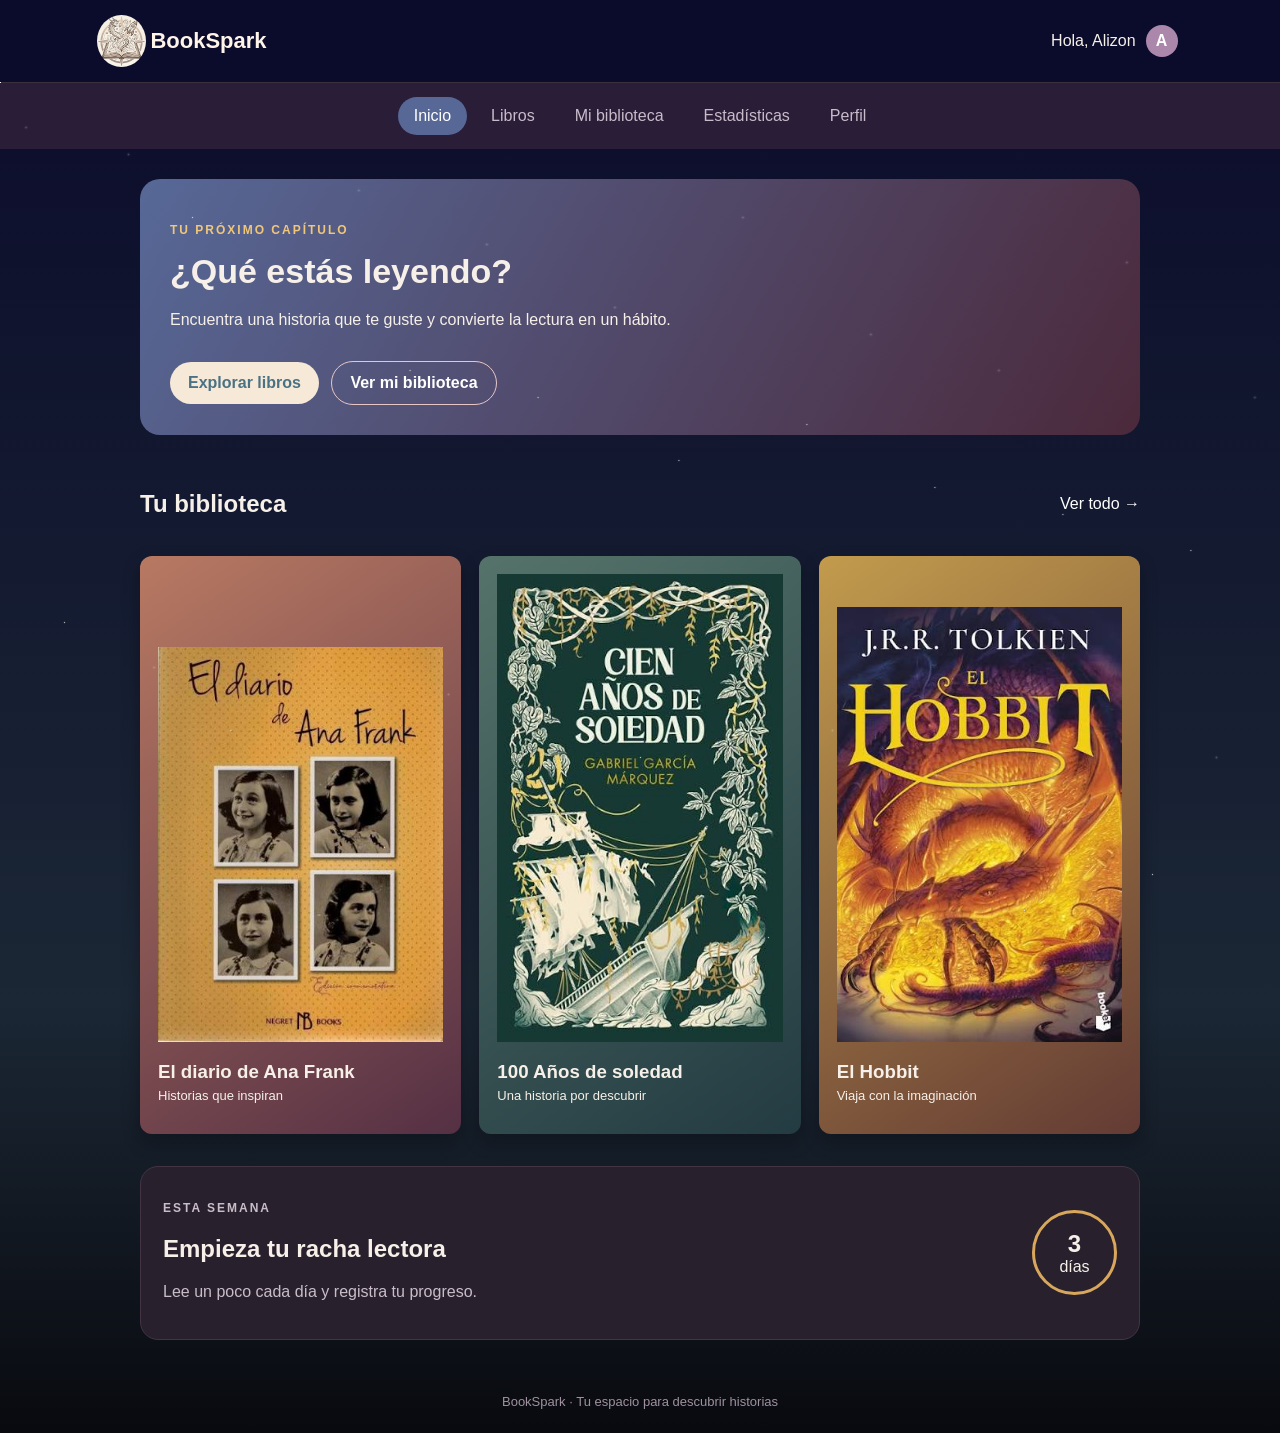
<file: index.html>
<!DOCTYPE html>
<html lang="es">
<head>
    <meta charset="UTF-8">
    <meta name="viewport" content="width=device-width, initial-scale=1.0">
    <title>BookSpark | Inicio</title>
    <link rel="stylesheet" href="inicio.css">
</head>
<body>
    <header class="encabezado">
        <a class="marca" href="index.html"><span class="logo"><img src="logo.jpg" alt="logo" style="width: 130%; border-radius: 100%;"></span>
            <span>BookSpark</span></a>
        <div class="usuario">Hola, Alizon <span class="avatar">A</span></div>
    </header>
    <div class="stars"></div>
    <nav class="menu">
        <a class="activo" href="index.html">Inicio</a>
        <a href="libros.html">Libros</a>
        <a href="biblioteca.html">Mi biblioteca</a>
        <a href="estadisticas.html">Estadísticas</a>
        <a href="perfil.html">Perfil</a>
    </nav>

    <main class="contenedor">
        <section class="bienvenida">
            <p class="etiqueta">TU PRÓXIMO CAPÍTULO</p>
            <h1>¿Qué estás leyendo?</h1>
            <p>Encuentra una historia que te guste y convierte la lectura en un hábito.</p>
            <a class="boton" href="libros.html">Explorar libros</a>
            <a class="boton boton-claro" href="biblioteca.html">Ver mi biblioteca</a>
        </section>

        <section>
            <div class="titulo-seccion">
                <h2>Tu biblioteca</h2>
                <a href="biblioteca.html">Ver todo →</a>
            </div>
            <div class="libros">
                <article class="libro libro-uno"><img src="ana.jfif" alt=""><h3>El diario de Ana Frank</h3><p>Historias que inspiran</p></article>
                <article class="libro libro-dos"><img src="100.jfif" alt=""><h3>100 Años de soledad</h3><p>Una historia por descubrir</p></article>
                <article class="libro libro-tres"><img src="hobbit.jfif" alt=""><h3>El Hobbit</h3><p>Viaja con la imaginación</p></article>
            </div>
        </section>

        <section class="tarjeta-progreso">
            <div><p class="etiqueta">ESTA SEMANA</p><h2>Empieza tu racha lectora</h2><p>Lee un poco cada día y registra tu progreso.</p></div>
            <div class="circulo"><strong>3</strong><span>días</span></div>
        </section>
    </main>

    <footer>BookSpark · Tu espacio para descubrir historias</footer>
</body>
</html>
</file>
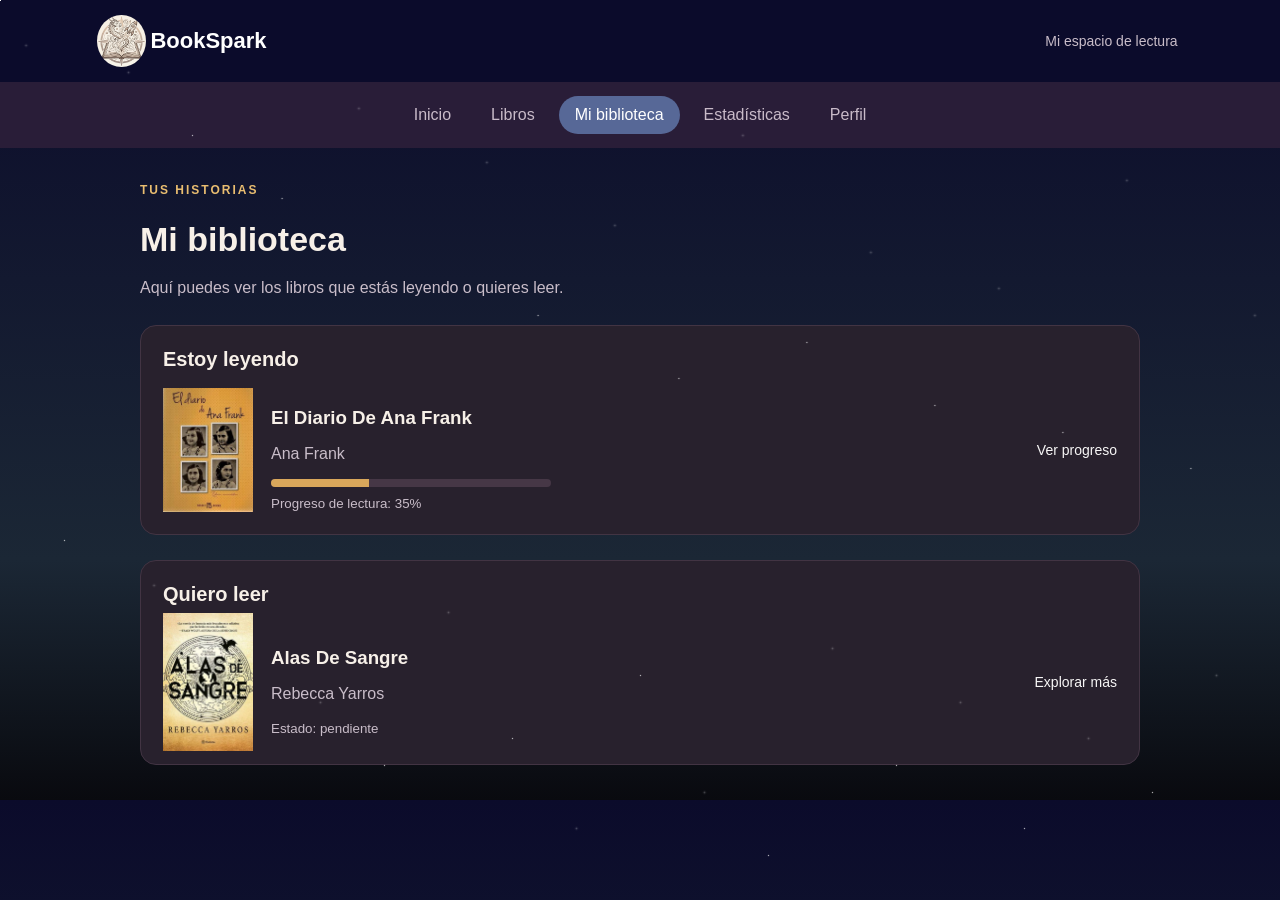
<file: biblioteca.html>
<!DOCTYPE html>
<html lang="es">
<head>
    <meta charset="UTF-8">
    <meta name="viewport" content="width=device-width, initial-scale=1.0">
    <title>BookSpark | Mi biblioteca</title>
    <link rel="stylesheet" href="biblioteca.css">
</head>
<body>
    <div class="stars"></div>
    <header class="encabezado"><a class="marca" href="index.html"><span class="logo"><img src="logo.jpg" alt="logo" style="width: 130%; border-radius: 100%;"></span>BookSpark</a><span class="subtitulo">Mi espacio de lectura</span></header>
    <nav class="menu"><a href="index.html">Inicio</a><a href="libros.html">Libros</a><a class="activo" href="biblioteca.html">Mi biblioteca</a><a href="estadisticas.html">Estadísticas</a><a href="perfil.html">Perfil</a></nav>
    <main class="contenedor">
        <p class="etiqueta">TUS HISTORIAS</p>
        <h1>Mi biblioteca</h1>
        <p class="introduccion">Aquí puedes ver los libros que estás leyendo o quieres leer.</p>
        <section class="panel">
            <h2>Estoy leyendo</h2>
            <article class="fila-libro"><div class="mini-portada"><img src="ana.jfif" alt=""; style="width: 100%;"></div><div class="datos"><h3>El Diario De Ana Frank</h3><p>Ana Frank</p><div class="barra"><span></span></div><small>Progreso de lectura: 35%</small></div><a href="estadisticas.html" class="enlace">Ver progreso</a></article>
        </section>
        <section class="panel">
            <h2>Quiero leer</h2>
            <article class="fila-libro"><div class="mini-portada verde"><img src="alas.jfif" alt=""; style="width: 100%;"></div><div class="datos"><h3>Alas De Sangre</h3><p>Rebecca Yarros</p><small>Estado: pendiente</small></div><a href="libros.html" class="enlace">Explorar más</a></article>
        </section>
    </main>
</body>
</html>
</file>
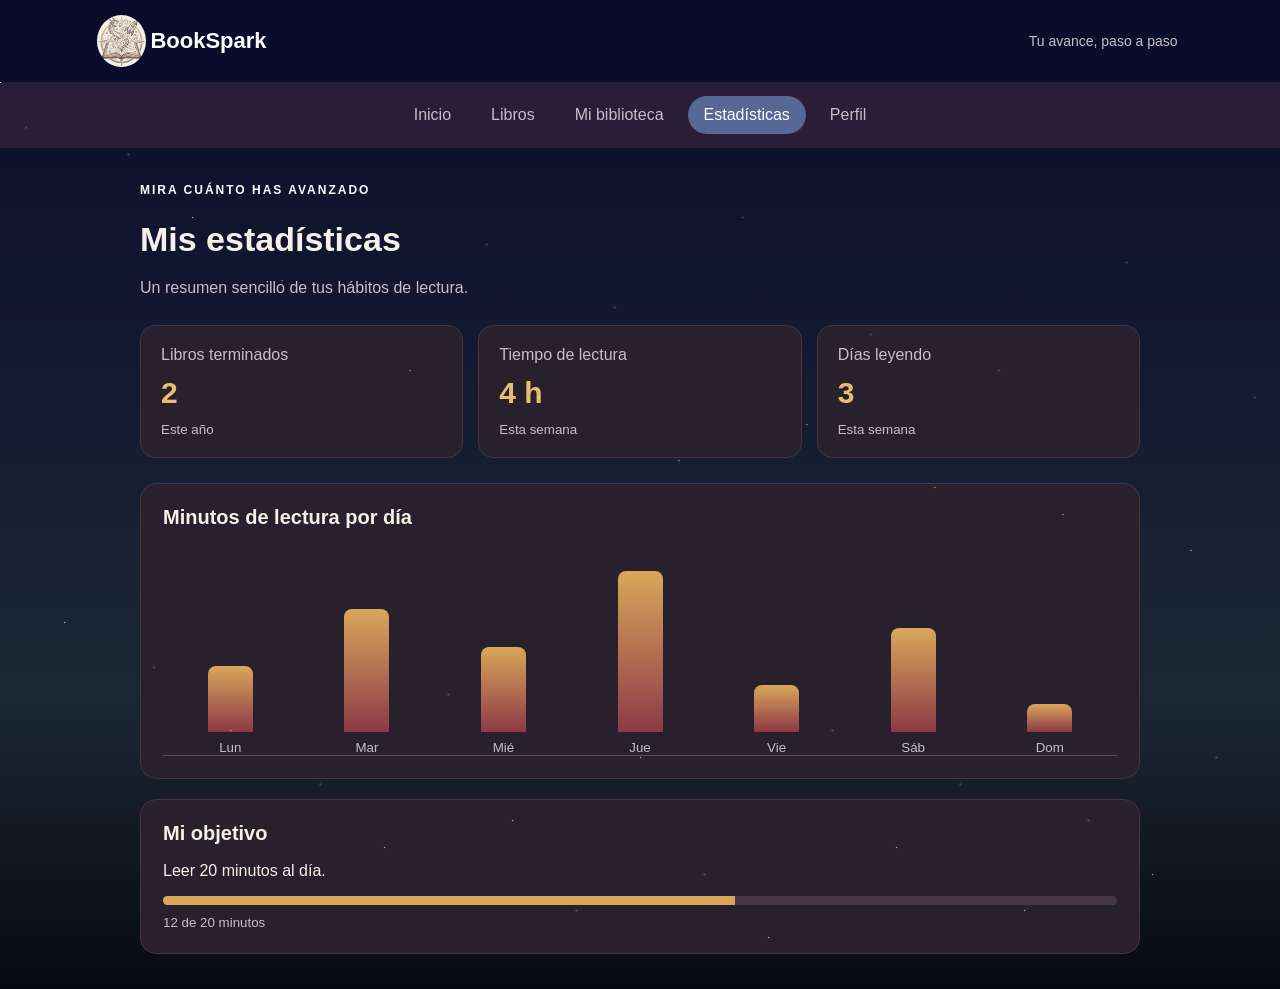
<file: estadisticas.html>
<!DOCTYPE html>
<html lang="es">
<head>
    <meta charset="UTF-8">
    <meta name="viewport" content="width=device-width, initial-scale=1.0">
    <title>BookSpark | Estadísticas</title>
    <link rel="stylesheet" href="estadisticas.css">
</head>
<body>
    <header class="encabezado"><a class="marca" href="index.html"><span class="logo"><img src="logo.jpg" alt="logo" style="width: 130%; border-radius: 100%;"></span>BookSpark</a><span class="subtitulo">Tu avance, paso a paso</span></header>
    <div class="stars"></div>
    <nav class="menu"><a href="index.html">Inicio</a><a href="libros.html">Libros</a><a href="biblioteca.html">Mi biblioteca</a><a class="activo" href="estadisticas.html">Estadísticas</a><a href="perfil.html">Perfil</a></nav>
    <main class="contenedor">
        <p class="etiqueta">MIRA CUÁNTO HAS AVANZADO</p>
        <h1>Mis estadísticas</h1>
        <p class="introduccion">Un resumen sencillo de tus hábitos de lectura.</p>
        <section class="resumen">
            <article class="dato"><span>Libros terminados</span><strong>2</strong><small>Este año</small></article>
            <article class="dato"><span>Tiempo de lectura</span><strong>4 h</strong><small>Esta semana</small></article>
            <article class="dato"><span>Días leyendo</span><strong>3</strong><small>Esta semana</small></article>
        </section>
        <section class="panel">
            <h2>Minutos de lectura por día</h2>
            <div class="grafica">
                <div class="columna"><span style="height: 35%;"></span><small>Lun</small></div>
                <div class="columna"><span style="height: 65%;"></span><small>Mar</small></div>
                <div class="columna"><span style="height: 45%;"></span><small>Mié</small></div>
                <div class="columna"><span style="height: 85%;"></span><small>Jue</small></div>
                <div class="columna"><span style="height: 25%;"></span><small>Vie</small></div>
                <div class="columna"><span style="height: 55%;"></span><small>Sáb</small></div>
                <div class="columna"><span style="height: 15%;"></span><small>Dom</small></div>
            </div>
        </section>
        <section class="panel objetivo"><h2>Mi objetivo</h2><p>Leer 20 minutos al día.</p><div class="barra"><span></span></div><small>12 de 20 minutos</small></section>
    </main>
</body>
</html>
</file>
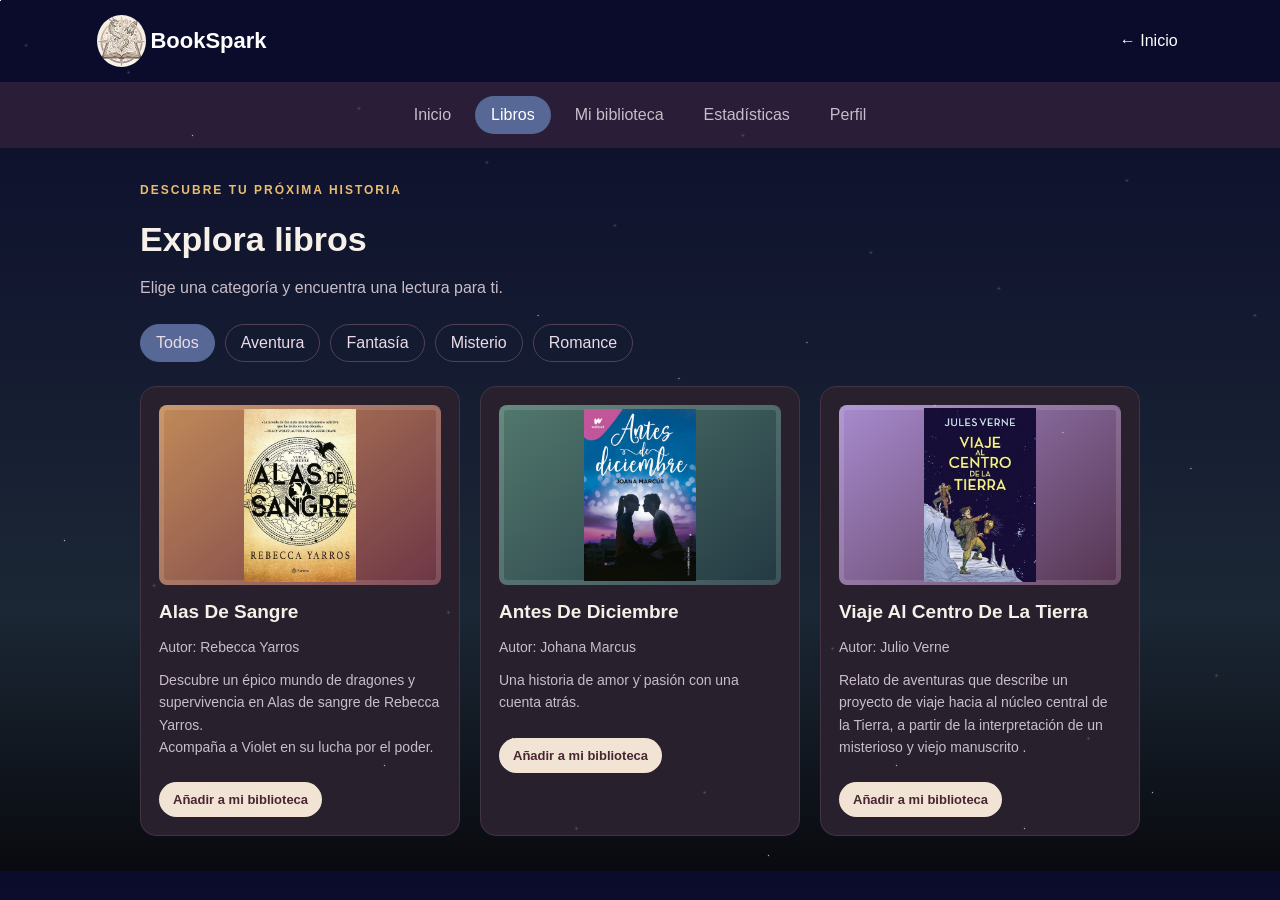
<file: libros.html>
<!DOCTYPE html>
<html lang="es">
<head>
    <meta charset="UTF-8">
    <meta name="viewport" content="width=device-width, initial-scale=1.0">
    <title>BookSpark | Libros</title>
    <link rel="stylesheet" href="libros.css">
</head>
<body>
    <div class="stars"></div>
    <header class="encabezado"><a class="marca" href="index.html"><span class="logo"><img src="logo.jpg" alt="logo" style="width: 130%; border-radius: 100%;"></span>BookSpark</a><a class="volver" href="index.html">← Inicio</a></header>
    <nav class="menu">
        <a href="index.html">Inicio</a><a class="activo" href="libros.html">Libros</a><a href="biblioteca.html">Mi biblioteca</a><a href="estadisticas.html">Estadísticas</a><a href="perfil.html">Perfil</a>
    </nav>
    <main class="contenedor">
        <p class="etiqueta">DESCUBRE TU PRÓXIMA HISTORIA</p>
        <h1>Explora libros</h1>
        <p class="introduccion">Elige una categoría y encuentra una lectura para ti.</p>
        <div class="categorias"><span>Todos</span><span>Aventura</span><span>Fantasía</span><span>Misterio</span><span>Romance</span></div>
        <section class="rejilla">
            <article class="tarjeta"><div class="portada portada1"><img src="alas.jfif" alt=""; style="width: 40%;"></div><h2>Alas De Sangre</h2><p>Autor: Rebecca Yarros</p><p class="detalle">Descubre un épico mundo de dragones y supervivencia
                 en Alas de sangre de Rebecca Yarros.<br> Acompaña a Violet en su lucha por el poder.</p><a href="biblioteca.html" class="boton">Añadir a mi biblioteca</a></article>
            <article class="tarjeta"><div class="portada portada2"><img src="ant.jfif" alt=""; style="width: 40%;"></div><h2>Antes De Diciembre</h2><p>Autor: Johana Marcus</p><p class="detalle">Una historia de amor y pasión con una cuenta atrás.</p><a href="biblioteca.html" class="boton">Añadir a mi biblioteca</a></article>
            <article class="tarjeta"><div class="portada portada3"><img src="images.jfif" alt=""; style="width: 40%;"></div><h2>Viaje Al Centro De La Tierra</h2><p>Autor: Julio Verne</p><p class="detalle">Relato de aventuras que describe un proyecto de viaje hacia al núcleo central de la Tierra, a partir de la interpretación de un misterioso y viejo manuscrito .</p><a href="biblioteca.html" class="boton">Añadir a mi biblioteca</a></article>
        </section>
        
    </main>
</body>
</html>
</file>
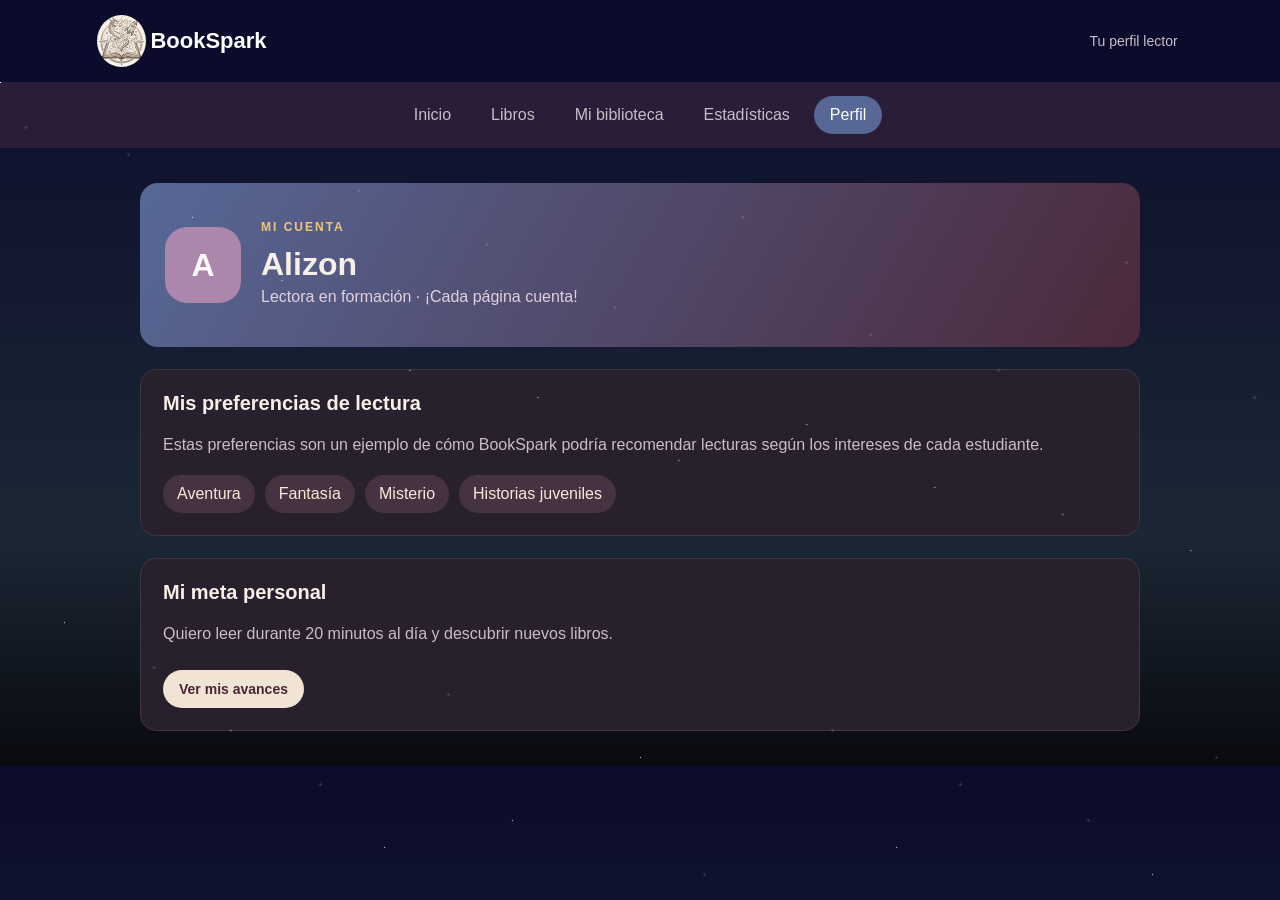
<file: perfil.html>
<!DOCTYPE html>
<html lang="es">
<head>
    <meta charset="UTF-8">
    <meta name="viewport" content="width=device-width, initial-scale=1.0">
    <title>BookSpark | Perfil</title>
    <link rel="stylesheet" href="perfil.css">
</head>
<body>
    <header class="encabezado"><a class="marca" href="index.html"><span class="logo"><img src="logo.jpg" alt="logo" style="width: 130%; border-radius: 100%;"></span>BookSpark</a><span class="subtitulo">Tu perfil lector</span></header>
    <div class="stars"></div>
    <nav class="menu"><a href="index.html">Inicio</a><a href="libros.html">Libros</a><a href="biblioteca.html">Mi biblioteca</a><a href="estadisticas.html">Estadísticas</a><a class="activo" href="perfil.html">Perfil</a></nav>
    <main class="contenedor">
        <section class="perfil-cabecera"><div class="avatar">A</div><div><p class="etiqueta">MI CUENTA</p><h1>Alizon</h1><p class="introduccion">Lectora en formación · ¡Cada página cuenta!</p></div></section>
        <section class="panel">
            <h2>Mis preferencias de lectura</h2>
            <p>Estas preferencias son un ejemplo de cómo BookSpark podría recomendar lecturas según los intereses de cada estudiante.</p>
            <div class="preferencias"><span>Aventura</span><span>Fantasía</span><span>Misterio</span><span>Historias juveniles</span></div>
        </section>
        <section class="panel">
            <h2>Mi meta personal</h2>
            <p>Quiero leer durante 20 minutos al día y descubrir nuevos libros.</p>
            <a class="boton" href="estadisticas.html">Ver mis avances</a>
        </section>
    </main>
</body>
</html>
</file>
<file: inicio.css>
* {
    box-sizing: border-box;
}

body {
    margin: 0;
    font-family: Arial, sans-serif;
    background: linear-gradient(to bottom, #0b0b2b, #1b2735 70%, #090a0f);
    color: #f7f0e8;
}
.stars {
  width: 1px;
  height: 1px;
  position: absolute;
  background: white;
  box-shadow: 2vw 5vh 2px white, 10vw 8vh 2px white, 15vw 15vh 1px white,
    22vw 22vh 1px white, 28vw 12vh 2px white, 32vw 32vh 1px white,
    38vw 18vh 2px white, 42vw 35vh 1px white, 48vw 25vh 2px white,
    53vw 42vh 1px white, 58vw 15vh 2px white, 63vw 38vh 1px white,
    68vw 28vh 2px white, 73vw 45vh 1px white, 78vw 32vh 2px white,
    83vw 48vh 1px white, 88vw 20vh 2px white, 93vw 52vh 1px white,
    98vw 35vh 2px white, 5vw 60vh 1px white, 12vw 65vh 2px white,
    18vw 72vh 1px white, 25vw 78vh 2px white, 30vw 85vh 1px white,
    35vw 68vh 2px white, 40vw 82vh 1px white, 45vw 92vh 2px white,
    50vw 75vh 1px white, 55vw 88vh 2px white, 60vw 95vh 1px white,
    65vw 72vh 2px white, 70vw 85vh 1px white, 75vw 78vh 2px white,
    80vw 92vh 1px white, 85vw 82vh 2px white, 90vw 88vh 1px white,
    95vw 75vh 2px white;
  animation: twinkle 8s infinite linear;
}
.encabezado {
    display: flex;
    justify-content: space-between;
    align-items: center;
    padding: 22px 8%;
    background: #0b0b2b;
}

.marca {
    display: flex;
    align-items: center;
    gap: 10px;
    color: #fff4e8;
    text-decoration: none;
    font-size: 22px;
    font-weight: bold;
}


.logo, .avatar {
    display: inline-flex;
    justify-content: center;
    align-items: center;
    width: 38px;
    height: 38px;
    border-radius: 12px;
    background: #ac87ac;
    color: #ffffff;
    font-weight: bold;
}

.usuario {
    display: flex;
    align-items: center;
    gap: 10px;
}

.avatar {
    width: 32px;
    height: 32px;
    border-radius: 50%;
}

.menu {
    display: flex;
    justify-content: center;
    flex-wrap: wrap;
    gap: 8px;
    padding: 14px;
    background: #291d38;
    border-top: 1px solid #3b303d;
}

.menu a {
    padding: 10px 16px;
    border-radius: 20px;
    color: #c9bbc9;
    text-decoration: none;
}

.menu a:hover, .menu a.activo {
    background: #576897;
    color: white;
}

.contenedor {
    width: 84%;
    max-width: 1000px;
    margin: 30px auto;
}

.bienvenida {
    padding: 30px;
    border-radius: 20px;
    background: linear-gradient(120deg, #576897, #4b293b);
    margin-bottom: 35px;
}

.etiqueta {
    color: #f0c779;
    font-size: 12px;
    letter-spacing: 2px;
    font-weight: bold;
}

h1 {
    margin: 10px 0;
    font-size: 34px;
}

.bienvenida p {
    max-width: 520px;
    line-height: 1.6;
}

.boton {
    display: inline-block;
    margin: 12px 8px 0 0;
    padding: 12px 18px;
    border-radius: 22px;
    background: #f7e9d7;
    color: #497285;
    text-decoration: none;
    font-weight: bold;
}

.boton-claro {
    background: transparent;
    border: 1px solid #e7c7c6;
    color: white;
}

.titulo-seccion {
    display: flex;
    align-items: center;
    justify-content: space-between;
}

.titulo-seccion a {
    color: white;
    text-decoration: none;
}

.libros {
    display: flex;
    flex-wrap: wrap;
    gap: 18px;
    margin: 18px 0 32px;
}

.libro {
    flex: 1;
    min-width: 180px;
    min-height: 190px;
    padding: 18px;
    border-radius: 12px;
    display: flex;
    flex-direction: column;
    justify-content: flex-end;
    box-shadow: 0 8px 18px #08060a55;
}

.libro span {
    margin-bottom: auto;
    font-size: 12px;
}

.libro h3 {
    margin-bottom: 5px;
}

.libro p {
    margin-top: 0;
    font-size: 13px;
}

.libro-uno {
    background: linear-gradient(145deg, #b87962, #553044);
}

.libro-dos {
    background: linear-gradient(145deg, #55736a, #233b42);
}

.libro-tres {
    background: linear-gradient(145deg, #c29b4d, #633b34);
}

.tarjeta-progreso {
    display: flex;
    justify-content: space-between;
    align-items: center;
    gap: 20px;
    padding: 22px;
    background: #28212d;
    border: 1px solid #423443;
    border-radius: 18px;
}

.tarjeta-progreso p {
    color: #c9bdc9;
}

.circulo {
    display: flex;
    flex-direction: column;
    justify-content: center;
    align-items: center;
    min-width: 85px;
    height: 85px;
    border: 3px solid #d9a75b;
    border-radius: 50%;
}

.circulo strong {
    font-size: 24px;
}

footer {
    padding: 24px;
    text-align: center;
    color: #9f91a0;
    font-size: 13px;
}

@media (max-width: 600px) {
    .encabezado {
        padding: 16px 5%;
    }

    .contenedor {
        width: 90%;
    }

    .bienvenida {
        padding: 22px;
    }

    h1 {
        font-size: 28px;
    }

    .tarjeta-progreso {
        align-items: flex-start;
    }
}
</file>
<file: biblioteca.css>
* { box-sizing: border-box; }
body { margin: 0; background: #17131b; color: #f7f0e8; font-family: Arial, sans-serif; }
.encabezado { display: flex; justify-content: space-between; align-items: center; padding: 22px 8%; background: #0b0b2b; }
.marca { display: flex; align-items: center; gap: 10px; color: white; text-decoration: none; font-size: 22px; font-weight: bold; }
.logo { display: inline-flex; justify-content: center; align-items: center; width: 38px; height: 38px; border-radius: 12px; background: #d9a75b; color: #251b21; }
.subtitulo { color: #c9bdc9; font-size: 14px; }
.menu { display: flex; justify-content: center; flex-wrap: wrap; gap: 8px; padding: 14px; background: #291d38; }
.menu a { padding: 10px 16px; border-radius: 20px; color: #c9bbc9; text-decoration: none; }
.menu a:hover, .menu a.activo { background: #576897; color: white; }
.contenedor { width: 84%; max-width: 1000px; margin: 35px auto; }
.etiqueta { color: #e9bd70; font-size: 12px; letter-spacing: 2px; font-weight: bold; }
h1 { font-size: 34px; margin-bottom: 8px; }
.introduccion, .nota { color: #c9bdc9; line-height: 1.6; }
.panel { margin-top: 25px; padding: 22px; background: #28212d; border: 1px solid #423443; border-radius: 16px; }
.panel h2 { margin-top: 0; font-size: 20px; }
.fila-libro { display: flex; align-items: center; gap: 18px; flex-wrap: wrap; }
.mini-portada { display: flex; align-items: center; justify-content: center; width: 90px; height: 120px; border-radius: 7px; background: linear-gradient(140deg, #c18a59, #6c3546); text-align: center; font-weight: bold; }
.mini-portada.verde { background: linear-gradient(140deg, #52786d, #233943); }
.datos { flex: 1; min-width: 170px; }
.datos h3 { margin-bottom: 5px; }
.datos p, .datos small { color: #c9bdc9; }
.barra { height: 8px; max-width: 280px; background: #463746; border-radius: 10px; overflow: hidden; margin: 14px 0 7px; }
.barra span { display: block; width: 35%; height: 100%; background: #d9a75b; }
.enlace { color: #f7f6f6; text-decoration: none; font-size: 14px; }
.nota { margin-top: 25px; font-size: 13px; }
@media (max-width: 600px) { .contenedor { width: 90%; } h1 { font-size: 28px; } .subtitulo { display: none; } }
body {
    margin: 0;
    font-family: Arial, sans-serif;
    background: linear-gradient(to bottom, #0b0b2b, #1b2735 70%, #090a0f);
    color: #f7f0e8;
}
.stars {
  width: 1px;
  height: 1px;
  position: absolute;
  background: white;
  box-shadow: 2vw 5vh 2px white, 10vw 8vh 2px white, 15vw 15vh 1px white,
    22vw 22vh 1px white, 28vw 12vh 2px white, 32vw 32vh 1px white,
    38vw 18vh 2px white, 42vw 35vh 1px white, 48vw 25vh 2px white,
    53vw 42vh 1px white, 58vw 15vh 2px white, 63vw 38vh 1px white,
    68vw 28vh 2px white, 73vw 45vh 1px white, 78vw 32vh 2px white,
    83vw 48vh 1px white, 88vw 20vh 2px white, 93vw 52vh 1px white,
    98vw 35vh 2px white, 5vw 60vh 1px white, 12vw 65vh 2px white,
    18vw 72vh 1px white, 25vw 78vh 2px white, 30vw 85vh 1px white,
    35vw 68vh 2px white, 40vw 82vh 1px white, 45vw 92vh 2px white,
    50vw 75vh 1px white, 55vw 88vh 2px white, 60vw 95vh 1px white,
    65vw 72vh 2px white, 70vw 85vh 1px white, 75vw 78vh 2px white,
    80vw 92vh 1px white, 85vw 82vh 2px white, 90vw 88vh 1px white,
    95vw 75vh 2px white;
  animation: twinkle 8s infinite linear;
}
</file>
<file: estadisticas.css>
* { box-sizing: border-box; }
body { margin: 0; background: #17131b; color: #f7f0e8; font-family: Arial, sans-serif; }
.encabezado { display: flex; justify-content: space-between; align-items: center; padding: 22px 8%; background: #0b0b2b; }
.marca { display: flex; align-items: center; gap: 10px; color: white; text-decoration: none; font-size: 22px; font-weight: bold; }
.logo { display: inline-flex; justify-content: center; align-items: center; width: 38px; height: 38px; border-radius: 12px; background: #d9a75b; color: #251b21; }
.subtitulo { color: #c9bdc9; font-size: 14px; }
.menu { display: flex; justify-content: center; flex-wrap: wrap; gap: 8px; padding: 14px; background: #291d38; }
.menu a { padding: 10px 16px; border-radius: 20px; color: #c9bbc9; text-decoration: none; }
.menu a:hover, .menu a.activo { background: #576897; color: white; }
.contenedor { width: 84%; max-width: 1000px; margin: 35px auto; }
.etiqueta { color: #fdfdfc; font-size: 12px; letter-spacing: 2px; font-weight: bold; }
h1 { font-size: 34px; margin-bottom: 8px; }
.introduccion, .nota { color: #c9bdc9; line-height: 1.6; }
.resumen { display: flex; flex-wrap: wrap; gap: 15px; margin: 25px 0; }
.dato { flex: 1; min-width: 160px; padding: 20px; background: #28212d; border: 1px solid #423443; border-radius: 15px; }
.dato span, .dato small { display: block; color: #c9bdc9; }
.dato strong { display: block; margin: 12px 0; font-size: 30px; color: #e9bd70; }
.panel { margin-top: 20px; padding: 22px; background: #28212d; border: 1px solid #423443; border-radius: 16px; }
.panel h2 { margin-top: 0; font-size: 20px; }
.grafica { display: flex; align-items: flex-end; justify-content: space-around; gap: 12px; height: 210px; padding: 20px 5px 0; border-bottom: 1px solid #5a4a5a; }
.columna { display: flex; flex-direction: column; align-items: center; justify-content: flex-end; height: 100%; flex: 1; gap: 8px; }
.columna span { display: block; width: 70%; max-width: 45px; background: linear-gradient(#d9a75b, #8d3946); border-radius: 8px 8px 0 0; }
.columna small { color: #c9bdc9; }
.nota { font-size: 13px; }
.barra { height: 9px; background: #463746; border-radius: 10px; overflow: hidden; margin: 15px 0 8px; }
.barra span { display: block; width: 60%; height: 100%; background: #d9a75b; }
.objetivo small { color: #c9bdc9; }
@media (max-width: 600px) { .contenedor { width: 90%; } h1 { font-size: 28px; } .subtitulo { display: none; } }
body {
    margin: 0;
    font-family: Arial, sans-serif;
    background: linear-gradient(to bottom, #0b0b2b, #1b2735 70%, #090a0f);
    color: #f7f0e8;
}
.stars {
  width: 1px;
  height: 1px;
  position: absolute;
  background: white;
  box-shadow: 2vw 5vh 2px white, 10vw 8vh 2px white, 15vw 15vh 1px white,
    22vw 22vh 1px white, 28vw 12vh 2px white, 32vw 32vh 1px white,
    38vw 18vh 2px white, 42vw 35vh 1px white, 48vw 25vh 2px white,
    53vw 42vh 1px white, 58vw 15vh 2px white, 63vw 38vh 1px white,
    68vw 28vh 2px white, 73vw 45vh 1px white, 78vw 32vh 2px white,
    83vw 48vh 1px white, 88vw 20vh 2px white, 93vw 52vh 1px white,
    98vw 35vh 2px white, 5vw 60vh 1px white, 12vw 65vh 2px white,
    18vw 72vh 1px white, 25vw 78vh 2px white, 30vw 85vh 1px white,
    35vw 68vh 2px white, 40vw 82vh 1px white, 45vw 92vh 2px white,
    50vw 75vh 1px white, 55vw 88vh 2px white, 60vw 95vh 1px white,
    65vw 72vh 2px white, 70vw 85vh 1px white, 75vw 78vh 2px white,
    80vw 92vh 1px white, 85vw 82vh 2px white, 90vw 88vh 1px white,
    95vw 75vh 2px white;
  animation: twinkle 8s infinite linear;
}
</file>
<file: libros.css>
* { box-sizing: border-box; }
body { margin: 0; background: #17131b; color: #f7f0e8; font-family: Arial, sans-serif; }
.encabezado { display: flex; justify-content: space-between; align-items: center; padding: 22px 8%; background: #0b0b2b; }
.marca { display: flex; align-items: center; gap: 10px; color: white; text-decoration: none; font-size: 22px; font-weight: bold; }
.logo { display: inline-flex; justify-content: center; align-items: center; width: 38px; height: 38px; border-radius: 12px; background: #d9a75b; color: #251b21; }
.volver { color: #ffffff; text-decoration: none; }
.menu { display: flex; justify-content: center; flex-wrap: wrap; gap: 8px; padding: 14px; background: #291d38; }
.menu a { padding: 10px 16px; border-radius: 20px; color: #c9bbc9; text-decoration: none; }
.menu a:hover, .menu a.activo { background: #576897; color: white; }
.contenedor { width: 84%; max-width: 1000px; margin: 35px auto; }
.etiqueta { color: #e9bd70; font-size: 12px; letter-spacing: 2px; font-weight: bold; }
h1 { font-size: 34px; margin-bottom: 8px; }
.introduccion, .detalle, .nota { color: #c9bdc9; line-height: 1.6; }
.categorias { display: flex; flex-wrap: wrap; gap: 10px; margin: 24px 0; }
.categorias span { padding: 9px 15px; border: 1px solid #514151; border-radius: 20px; color: #e9dce8; }
.categorias span:first-child { background: #576897; border-color: #576897; }
.rejilla { display: flex; flex-wrap: wrap; gap: 20px; }
.tarjeta { flex: 1; min-width: 220px; padding: 18px; background: #28212d; border: 1px solid #423443; border-radius: 16px; }
.portada { display: flex; justify-content: center; align-items: center; height: 180px; border-radius: 8px; text-align: center; font-size: 22px; font-weight: bold; letter-spacing: 2px; box-shadow: inset 0 0 0 5px #ffffff20; }
.portada1 { background: linear-gradient(140deg, #c18a59, #6c3546); }
.portada2 { background: linear-gradient(140deg, #52786d, #233943); }
.portada3 { background: linear-gradient(140deg, #a78bce, #55344f); }
.tarjeta h2 { font-size: 19px; }
.tarjeta p { color: #c9bdc9; font-size: 14px; }
.boton { display: inline-block; margin-top: 10px; padding: 10px 14px; background: #f2e4d4; color: #482631; text-decoration: none; border-radius: 20px; font-size: 13px; font-weight: bold; }
.nota { margin-top: 30px; font-size: 13px; }
@media (max-width: 600px) { .contenedor { width: 90%; } h1 { font-size: 28px; } }
body {
    margin: 0;
    font-family: Arial, sans-serif;
    background: linear-gradient(to bottom, #0b0b2b, #1b2735 70%, #090a0f);
    color: #f7f0e8;
}
.stars {
  width: 1px;
  height: 1px;
  position: absolute;
  background: white;
  box-shadow: 2vw 5vh 2px white, 10vw 8vh 2px white, 15vw 15vh 1px white,
    22vw 22vh 1px white, 28vw 12vh 2px white, 32vw 32vh 1px white,
    38vw 18vh 2px white, 42vw 35vh 1px white, 48vw 25vh 2px white,
    53vw 42vh 1px white, 58vw 15vh 2px white, 63vw 38vh 1px white,
    68vw 28vh 2px white, 73vw 45vh 1px white, 78vw 32vh 2px white,
    83vw 48vh 1px white, 88vw 20vh 2px white, 93vw 52vh 1px white,
    98vw 35vh 2px white, 5vw 60vh 1px white, 12vw 65vh 2px white,
    18vw 72vh 1px white, 25vw 78vh 2px white, 30vw 85vh 1px white,
    35vw 68vh 2px white, 40vw 82vh 1px white, 45vw 92vh 2px white,
    50vw 75vh 1px white, 55vw 88vh 2px white, 60vw 95vh 1px white,
    65vw 72vh 2px white, 70vw 85vh 1px white, 75vw 78vh 2px white,
    80vw 92vh 1px white, 85vw 82vh 2px white, 90vw 88vh 1px white,
    95vw 75vh 2px white;
  animation: twinkle 8s infinite linear;
}
</file>
<file: perfil.css>
* { box-sizing: border-box; }
body { margin: 0; background: #17131b; color: #f7f0e8; font-family: Arial, sans-serif; }
.encabezado { display: flex; justify-content: space-between; align-items: center; padding: 22px 8%; background: #0b0b2b; }
.marca { display: flex; align-items: center; gap: 10px; color: white; text-decoration: none; font-size: 22px; font-weight: bold; }
.logo { display: inline-flex; justify-content: center; align-items: center; width: 38px; height: 38px; border-radius: 12px; background: #d9a75b; color: #251b21; }
.subtitulo { color: #c9bdc9; font-size: 14px; }
.menu { display: flex; justify-content: center; flex-wrap: wrap; gap: 8px; padding: 14px; background: #291d38; }
.menu a { padding: 10px 16px; border-radius: 20px; color: #c9bbc9; text-decoration: none; }
.menu a:hover, .menu a.activo { background: #576897; color: white; }
.contenedor { width: 84%; max-width: 1000px; margin: 35px auto; }
.perfil-cabecera { display: flex; align-items: center; gap: 20px; padding: 25px; background: linear-gradient(120deg, #576897, #4b293b); border-radius: 18px; }
.avatar { display: flex; align-items: center; justify-content: center; width: 76px; height: 76px; border-radius: 22px; background: #ac87ac; color: #fcf9fb; font-size: 32px; font-weight: bold; }
.etiqueta { color: #f0c779; font-size: 12px; letter-spacing: 2px; font-weight: bold; }
h1 { font-size: 32px; margin: 5px 0; }
.introduccion { color: #e1d1dd; margin-top: 5px; }
.panel { margin-top: 22px; padding: 22px; background: #28212d; border: 1px solid #423443; border-radius: 16px; }
.panel h2 { margin-top: 0; font-size: 20px; }
.panel p { color: #c9bdc9; line-height: 1.6; }
.preferencias { display: flex; flex-wrap: wrap; gap: 10px; margin-top: 18px; }
.preferencias span { padding: 10px 14px; background: #463342; border-radius: 20px; color: #f7e9d7; }
.boton { display: inline-block; margin-top: 8px; padding: 11px 16px; background: #f2e4d4; color: #482631; text-decoration: none; border-radius: 20px; font-size: 14px; font-weight: bold; }
.aviso { border-left: 4px solid #d9a75b; }
@media (max-width: 600px) { .contenedor { width: 90%; } .perfil-cabecera { align-items: flex-start; padding: 20px; } .avatar { width: 60px; height: 60px; } h1 { font-size: 27px; } .subtitulo { display: none; } }
body {
    margin: 0;
    font-family: Arial, sans-serif;
    background: linear-gradient(to bottom, #0b0b2b, #1b2735 70%, #090a0f);
    color: #f7f0e8;
}
.stars {
  width: 1px;
  height: 1px;
  position: absolute;
  background: white;
  box-shadow: 2vw 5vh 2px white, 10vw 8vh 2px white, 15vw 15vh 1px white,
    22vw 22vh 1px white, 28vw 12vh 2px white, 32vw 32vh 1px white,
    38vw 18vh 2px white, 42vw 35vh 1px white, 48vw 25vh 2px white,
    53vw 42vh 1px white, 58vw 15vh 2px white, 63vw 38vh 1px white,
    68vw 28vh 2px white, 73vw 45vh 1px white, 78vw 32vh 2px white,
    83vw 48vh 1px white, 88vw 20vh 2px white, 93vw 52vh 1px white,
    98vw 35vh 2px white, 5vw 60vh 1px white, 12vw 65vh 2px white,
    18vw 72vh 1px white, 25vw 78vh 2px white, 30vw 85vh 1px white,
    35vw 68vh 2px white, 40vw 82vh 1px white, 45vw 92vh 2px white,
    50vw 75vh 1px white, 55vw 88vh 2px white, 60vw 95vh 1px white,
    65vw 72vh 2px white, 70vw 85vh 1px white, 75vw 78vh 2px white,
    80vw 92vh 1px white, 85vw 82vh 2px white, 90vw 88vh 1px white,
    95vw 75vh 2px white;
  animation: twinkle 8s infinite linear;
}
</file>
